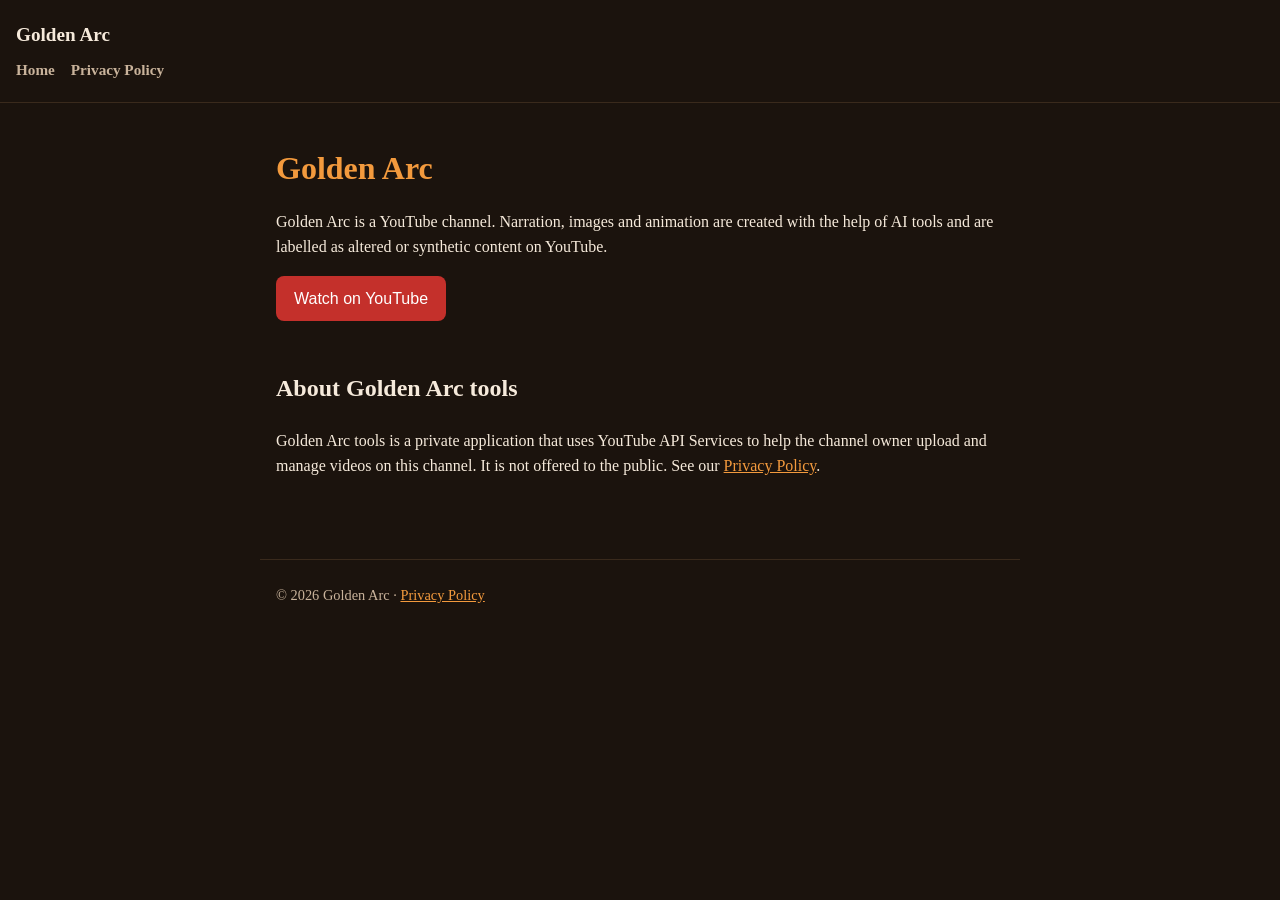
<file: index.html>
<!doctype html><html lang="en"><head><meta charset="utf-8"><meta name="viewport" content="width=device-width,initial-scale=1"><title>Golden Arc</title><link rel="stylesheet" href="style.css"></head><body><header><a href="index.html">Golden Arc</a><nav><a href="index.html">Home</a><a href="privacy.html">Privacy Policy</a></nav></header><main><h1>Golden Arc</h1>
<p>Golden Arc is a YouTube channel. Narration, images and animation are created with the help of AI tools and are labelled as altered or synthetic content on YouTube.</p>
<p><a class="yt" href="https://www.youtube.com/@GoldenArcFit">Watch on YouTube</a></p>
<h2>About Golden Arc tools</h2>
<p>Golden Arc tools is a private application that uses YouTube API Services to help the channel owner upload and manage videos on this channel. It is not offered to the public. See our <a href="privacy.html">Privacy Policy</a>.</p>
</main><footer>© 2026 Golden Arc · <a href="privacy.html">Privacy Policy</a></footer></body></html>
</file>
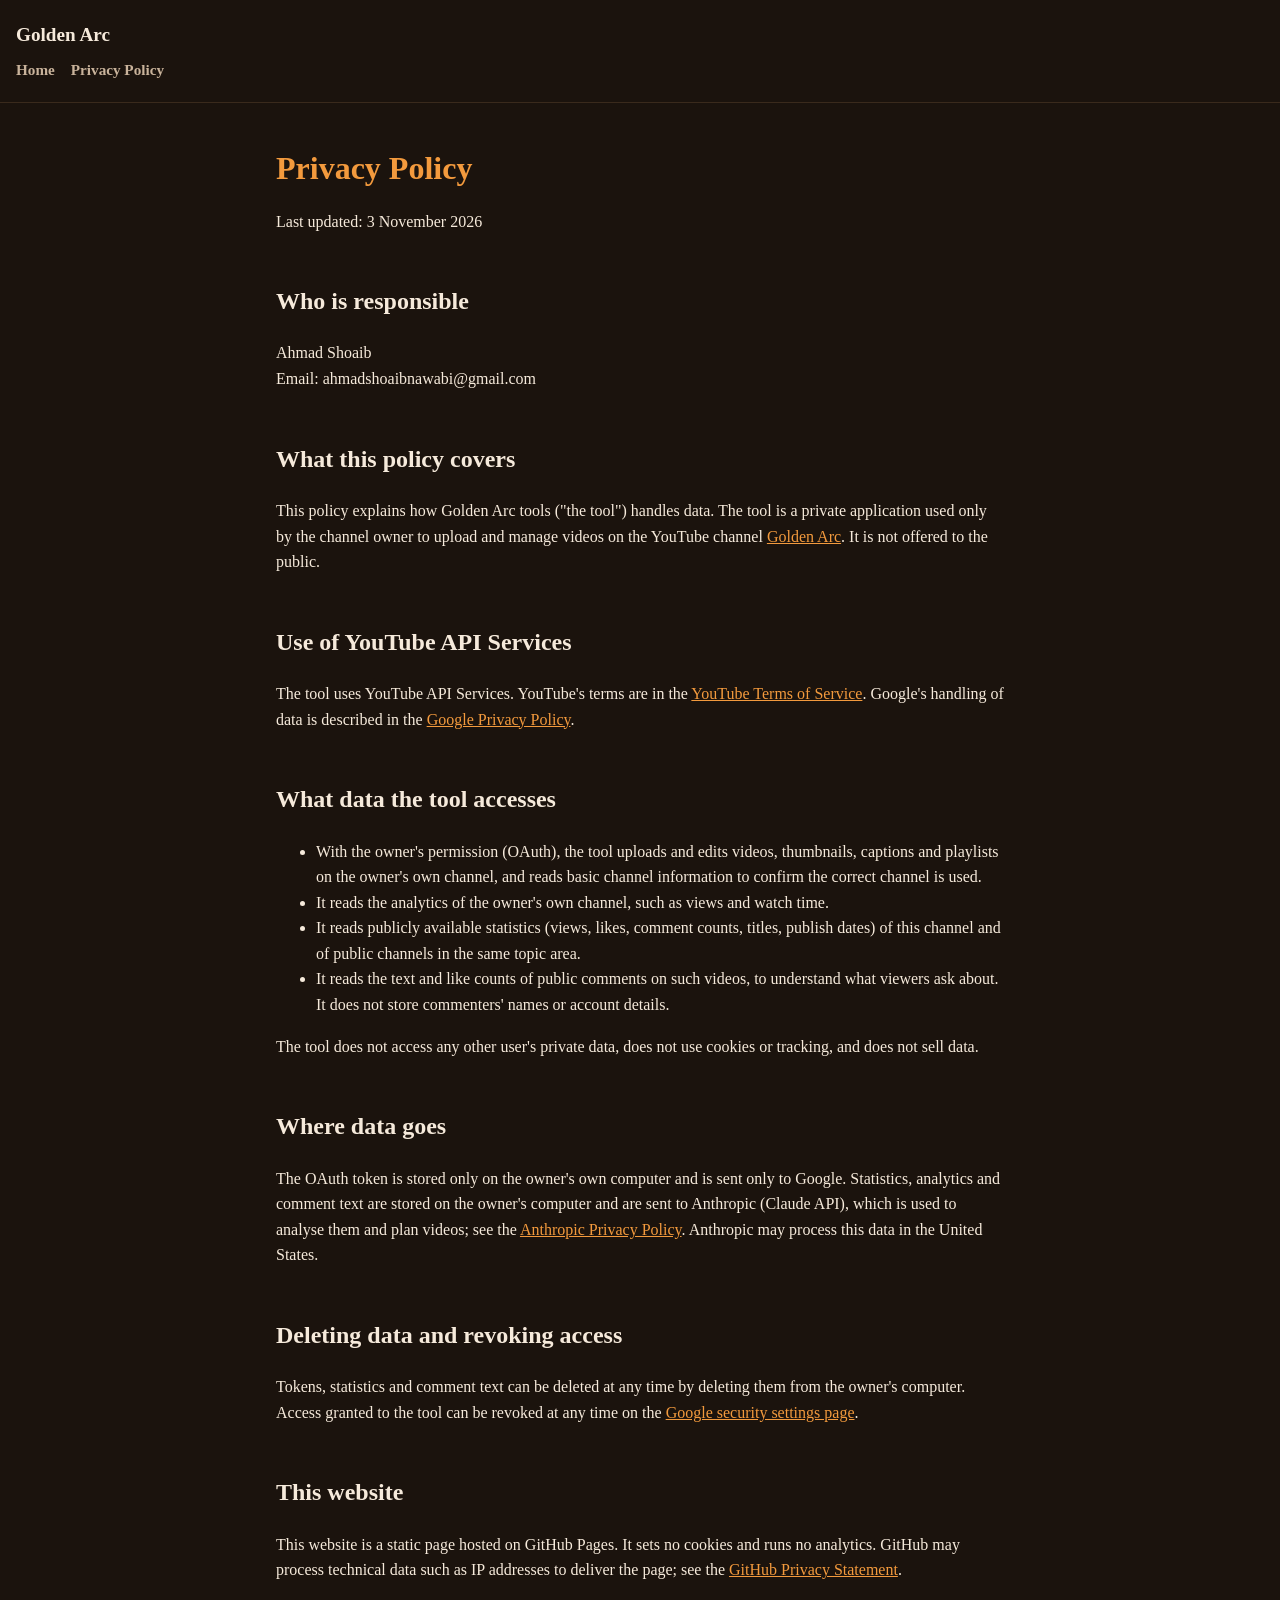
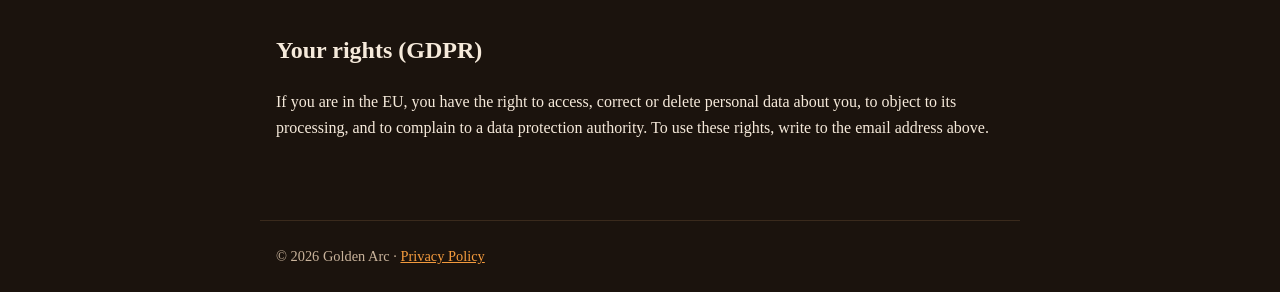
<file: privacy.html>
<!doctype html><html lang="en"><head><meta charset="utf-8"><meta name="viewport" content="width=device-width,initial-scale=1"><title>Privacy Policy · Golden Arc</title><link rel="stylesheet" href="style.css"></head><body><header><a href="index.html">Golden Arc</a><nav><a href="index.html">Home</a><a href="privacy.html">Privacy Policy</a></nav></header><main><h1>Privacy Policy</h1>
<p>Last updated: 3 November 2026</p>
<h2>Who is responsible</h2>
<p>Ahmad Shoaib<br>Email: ahmadshoaibnawabi@gmail.com</p>
<h2>What this policy covers</h2>
<p>This policy explains how Golden Arc tools ("the tool") handles data. The tool is a private application used only by the channel owner to upload and manage videos on the YouTube channel <a href="https://www.youtube.com/@GoldenArcFit">Golden Arc</a>. It is not offered to the public.</p>
<h2>Use of YouTube API Services</h2>
<p>The tool uses YouTube API Services. YouTube's terms are in the <a href="https://www.youtube.com/t/terms">YouTube Terms of Service</a>. Google's handling of data is described in the <a href="https://policies.google.com/privacy">Google Privacy Policy</a>.</p>
<h2>What data the tool accesses</h2>
<ul>
<li>With the owner's permission (OAuth), the tool uploads and edits videos, thumbnails, captions and playlists on the owner's own channel, and reads basic channel information to confirm the correct channel is used.</li>
<li>It reads the analytics of the owner's own channel, such as views and watch time.</li>
<li>It reads publicly available statistics (views, likes, comment counts, titles, publish dates) of this channel and of public channels in the same topic area.</li>
<li>It reads the text and like counts of public comments on such videos, to understand what viewers ask about. It does not store commenters' names or account details.</li>
</ul>
<p>The tool does not access any other user's private data, does not use cookies or tracking, and does not sell data.</p>
<h2>Where data goes</h2>
<p>The OAuth token is stored only on the owner's own computer and is sent only to Google. Statistics, analytics and comment text are stored on the owner's computer and are sent to Anthropic (Claude API), which is used to analyse them and plan videos; see the <a href="https://www.anthropic.com/legal/privacy">Anthropic Privacy Policy</a>. Anthropic may process this data in the United States.</p>
<h2>Deleting data and revoking access</h2>
<p>Tokens, statistics and comment text can be deleted at any time by deleting them from the owner's computer. Access granted to the tool can be revoked at any time on the <a href="https://myaccount.google.com/permissions">Google security settings page</a>.</p>
<h2>This website</h2>
<p>This website is a static page hosted on GitHub Pages. It sets no cookies and runs no analytics. GitHub may process technical data such as IP addresses to deliver the page; see the <a href="https://docs.github.com/en/site-policy/privacy-policies/github-general-privacy-statement">GitHub Privacy Statement</a>.</p>
<h2>Your rights (GDPR)</h2>
<p>If you are in the EU, you have the right to access, correct or delete personal data about you, to object to its processing, and to complain to a data protection authority. To use these rights, write to the email address above.</p>
</main><footer>© 2026 Golden Arc · <a href="privacy.html">Privacy Policy</a></footer></body></html>
</file>
<file: style.css>
:root{--bg:#1b130d;--card:#2a1d13;--text:#f6eadb;--muted:#c9b39b;--accent:#f39a3d}
*{box-sizing:border-box}body{margin:0;font-family:Georgia,"Times New Roman",serif;background:var(--bg);color:var(--text);line-height:1.6}
header{padding:20px 16px;border-bottom:1px solid #3a2a1c}header a{color:var(--text);text-decoration:none;font-weight:bold;font-size:1.2rem}
nav{margin-top:6px}nav a{color:var(--muted);margin-right:16px;font-size:.95rem}
main{max-width:760px;margin:0 auto;padding:24px 16px 64px}h1{color:var(--accent);line-height:1.2}h2{margin-top:2em}
a{color:var(--accent)}.hero{width:100%;border-radius:12px;display:block;margin:16px 0}
footer{max-width:760px;margin:0 auto;padding:24px 16px;color:var(--muted);font-size:.9rem;border-top:1px solid #3a2a1c}
.yt{display:inline-block;background:#c4302b;color:#fff;padding:10px 18px;border-radius:8px;text-decoration:none;font-family:Arial,sans-serif}
</file>
